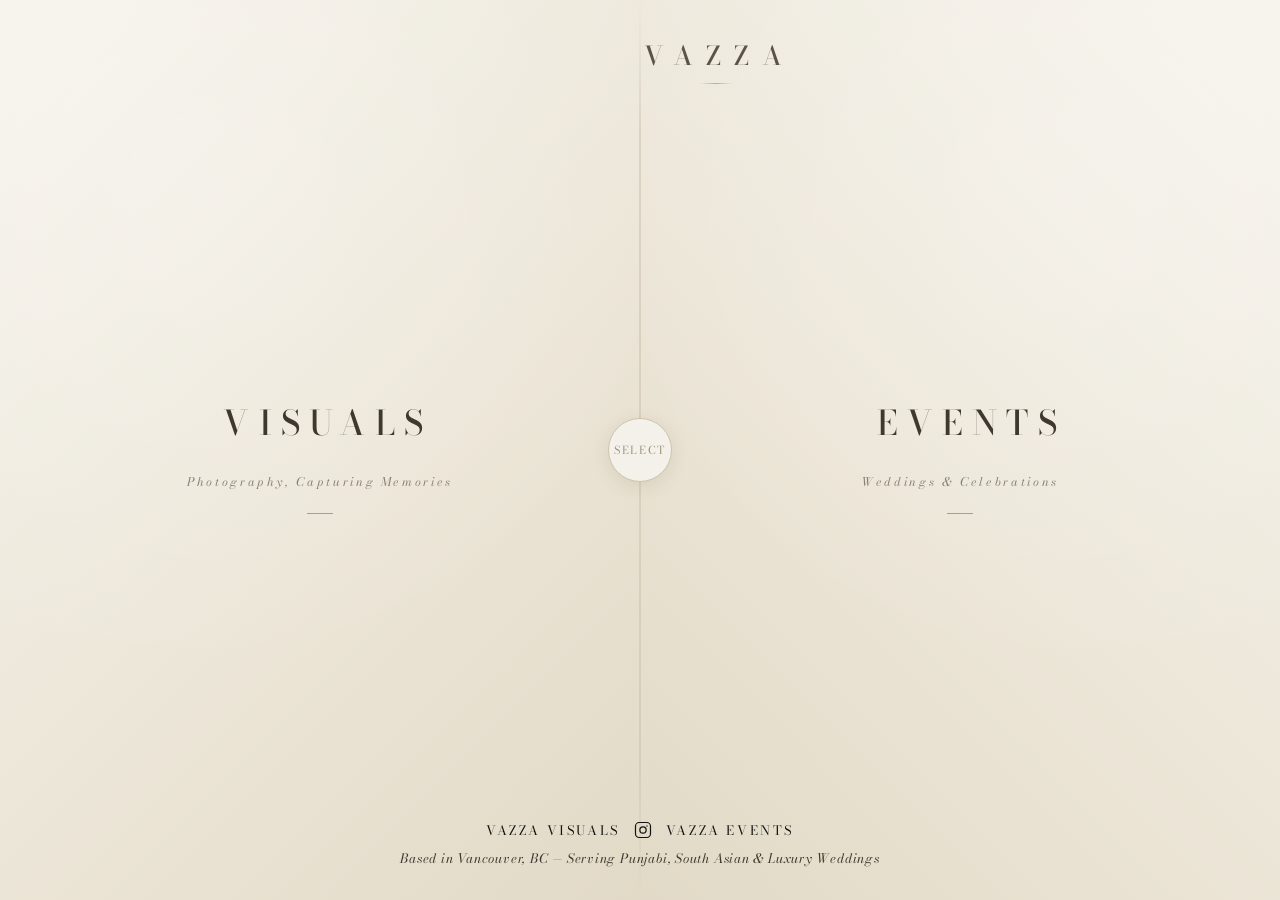
<file: index.html>
<!DOCTYPE html>
<html lang="en">
<head>
<meta charset="utf-8">
<meta name="viewport" content="width=device-width, initial-scale=1">
<title>Vazza — Visuals &amp; Events</title>
<link rel="icon" type="image/png" href="assets/images/favicon.png">
<link rel="stylesheet" href="assets/css/style.css">
<style>
  .landing {
    height: 100vh;
    min-height: 480px;
    flex-direction: row;
  }
  .landing-brand {
    position: absolute;
    top: 36px;
    left: 50%;
    transform: translateX(-50%);
    z-index: 5;
    text-align: center;
  }
  .landing-brand-mark {
    font-size: 26px;
    letter-spacing: 0.5em;
    color: var(--ink-soft);
    font-weight: 500;
    transform: translateX(4px);
  }
  .landing-brand-rule {
    margin-top: 8px;
    width: 34px;
    height: 1px;
    background: linear-gradient(90deg, transparent, var(--accent-line), transparent);
    margin-left: auto;
    margin-right: auto;
  }
  .landing-half {
    flex: 1 1 50%;
    width: 50%;
    max-width: 50%;
    position: relative;
    display: flex;
    align-items: center;
    justify-content: center;
    text-decoration: none;
    cursor: pointer;
    overflow: hidden;
    box-sizing: border-box;
    transition: filter .5s ease, background .5s ease;
  }
  .landing-half:hover { filter: brightness(1.03); }
  #half-visuals { background: linear-gradient(135deg, #f6f3ec 0%, #ece6d8 55%, #e2dac7 100%); }
  #half-visuals:hover { background: #ffffff; }
  #half-events { background: linear-gradient(225deg, #f6f3ec 0%, #ece6d8 55%, #e2dac7 100%); }
  #half-events:hover { background: #ffffff; }
  .landing-logo-bg {
    position: absolute;
    inset: 0;
    background-size: 92%;
    background-position: center 30%;
    background-repeat: no-repeat;
    opacity: 0;
    transition: opacity .6s ease;
    pointer-events: none;
    filter: grayscale(1) contrast(1.1);
  }
  .landing-half:hover .landing-logo-bg { opacity: 0.16; }
  #half-visuals .landing-logo-bg { background-image: url('assets/images/vazza-visuals-figurines.png'); }
  #half-events .landing-logo-bg { background-image: url('assets/images/vazza-events-figurines.png'); }
  .landing-overlay {
    position: absolute;
    inset: 0;
    opacity: 0.5;
    transition: opacity .5s ease;
    pointer-events: none;
  }
  .landing-half:hover .landing-overlay { opacity: 1; }
  #half-visuals .landing-overlay { background: radial-gradient(circle at 30% 20%, rgba(255,255,255,0.5), transparent 60%); }
  #half-events .landing-overlay { background: radial-gradient(circle at 70% 20%, rgba(255,255,255,0.5), transparent 60%); }
  .landing-content {
    position: relative;
    z-index: 2;
    display: flex;
    flex-direction: column;
    align-items: center;
    gap: 22px;
    animation: fadeUp 1s ease both .15s;
    opacity: 0;
  }
  #half-events .landing-content { animation-delay: .3s; }
  .landing-label-wrap { text-align: center; }
  .landing-label {
    display: inline-block;
    max-width: 90%;
    box-sizing: border-box;
    font-size: 34px;
    letter-spacing: 0.28em;
    color: var(--ink);
    font-weight: 500;
    padding: 10px 22px;
    border-radius: 2px;
    cursor: pointer;
    border: 1px solid transparent;
    transition: border-color .4s ease, font-size .35s ease, letter-spacing .35s ease;
  }
  .landing-label:hover {
    font-size: 20px;
    letter-spacing: 0.18em;
    border-color: var(--accent-line);
  }
  .landing-label .label-hover { display: none; }
  .landing-label:hover .label-default { display: none; }
  .landing-label:hover .label-hover { display: inline; }
  .landing-sub {
    margin-top: 12px;
    font-size: 12px;
    letter-spacing: 0.22em;
    color: var(--muted-2);
    font-style: italic;
  }
  .landing-line {
    width: 26px;
    height: 1px;
    background: var(--muted-3);
    transition: width .4s ease;
  }
  .landing-label:hover ~ .landing-line,
  .landing-label-wrap:hover + .landing-line {
    width: 46px;
  }
  .landing-divider {
    position: absolute;
    top: 0;
    left: 50%;
    transform: translateX(-50%);
    width: 1px;
    height: 100%;
    background: linear-gradient(180deg, transparent, var(--border) 15%, var(--border) 85%, transparent);
    z-index: 4;
  }
  .landing-select {
    position: absolute;
    top: 50%;
    left: 50%;
    transform: translate(-50%, -50%);
    z-index: 6;
    width: 64px;
    height: 64px;
    border-radius: 50%;
    background: var(--bg-ivory);
    border: 1px solid #cfc4ab;
    display: flex;
    align-items: center;
    justify-content: center;
    box-shadow: 0 4px 18px rgba(90,80,60,0.12);
    font-size: 11px;
    letter-spacing: 0.15em;
    color: #9b8f78;
  }
  .landing-footer-links {
    position: absolute;
    bottom: 60px;
    left: 50%;
    transform: translateX(-50%);
    z-index: 5;
    font-size: 13px;
    letter-spacing: 0.2em;
    color: var(--muted-3);
    display: flex;
    align-items: center;
    gap: 14px;
    white-space: nowrap;
  }
  .landing-footer-links a {
    color: #111111;
    text-decoration: none;
    transition: color .3s ease;
  }
  .landing-footer-links a:hover { color: var(--ink); text-decoration: underline; }
  .landing-footer-links a.ig-icon:hover { text-decoration: none; }
  .landing-footer-location {
    position: absolute;
    bottom: 32px;
    left: 50%;
    transform: translateX(-50%);
    z-index: 5;
    font-size: 13px;
    letter-spacing: 0.06em;
    color: var(--ink);
    font-style: italic;
    white-space: nowrap;
  }
  @media (max-width: 700px) {
    .landing { flex-direction: column !important; height: auto !important; min-height: 100vh !important; overflow: visible !important; align-items: stretch; }
    .landing-half { width: 100% !important; max-width: 100% !important; min-height: 300px !important; padding: 40px 20px !important; }
    .landing-divider { width: 100% !important; height: 1px !important; top: 50% !important; left: 0 !important; transform: translateY(-50%) !important; }
    .landing-brand { top: 18px !important; }
    .landing-footer-links { position: static !important; transform: none !important; margin: 22px auto 0 !important; padding: 0 16px !important; flex-wrap: wrap !important; justify-content: center !important; gap: 12px !important; font-size: 12px !important; }
    .landing-footer-location { position: static !important; transform: none !important; margin: 14px auto 28px !important; padding: 0 20px !important; text-align: center !important; white-space: normal !important; }
  }
</style>
</head>
<body>

<div class="page landing">

  <div class="landing-brand fade-in">
    <div class="landing-brand-mark">VAZZA</div>
    <div class="landing-brand-rule"></div>
  </div>

  <a href="visuals.html" class="landing-half" id="half-visuals">
    <div class="landing-logo-bg"></div>
    <div class="landing-overlay"></div>
    <div class="landing-content">
      <div class="landing-label-wrap">
        <div class="landing-label"><span class="label-default">VISUALS</span><span class="label-hover">ENTER VAZZA VISUALS</span></div>
        <div class="landing-sub">Photography, Capturing Memories</div>
      </div>
      <div class="landing-line"></div>
    </div>
  </a>

  <div class="landing-divider"></div>
  <div class="landing-select">SELECT</div>

  <a href="events.html" class="landing-half" id="half-events">
    <div class="landing-logo-bg"></div>
    <div class="landing-overlay"></div>
    <div class="landing-content">
      <div class="landing-label-wrap">
        <div class="landing-label"><span class="label-default">EVENTS</span><span class="label-hover">ENTER VAZZA EVENTS</span></div>
        <div class="landing-sub">Weddings &amp; Celebrations</div>
      </div>
      <div class="landing-line"></div>
    </div>
  </a>

  <div class="landing-footer-links">
    <a href="https://www.instagram.com/vazzavisuals/" target="_blank" rel="noopener">VAZZA VISUALS</a>
    <a href="https://instagram.com/vazza" target="_blank" rel="noopener" class="ig-icon" style="display:flex; align-items:center; justify-content:center;">
      <svg width="18" height="18" viewBox="0 0 24 24" fill="none" stroke="currentColor" stroke-width="1.6">
        <rect x="2" y="2" width="20" height="20" rx="5"></rect>
        <circle cx="12" cy="12" r="4.2"></circle>
        <circle cx="17.3" cy="6.7" r="0.9" fill="currentColor" stroke="none"></circle>
      </svg>
    </a>
    <a href="https://www.instagram.com/vazzaevents/" target="_blank" rel="noopener">VAZZA EVENTS</a>
  </div>
  <div class="landing-footer-location">
    Based in Vancouver, BC — Serving Punjabi, South Asian &amp; Luxury Weddings
  </div>
</div>

</body>
</html>
</file>
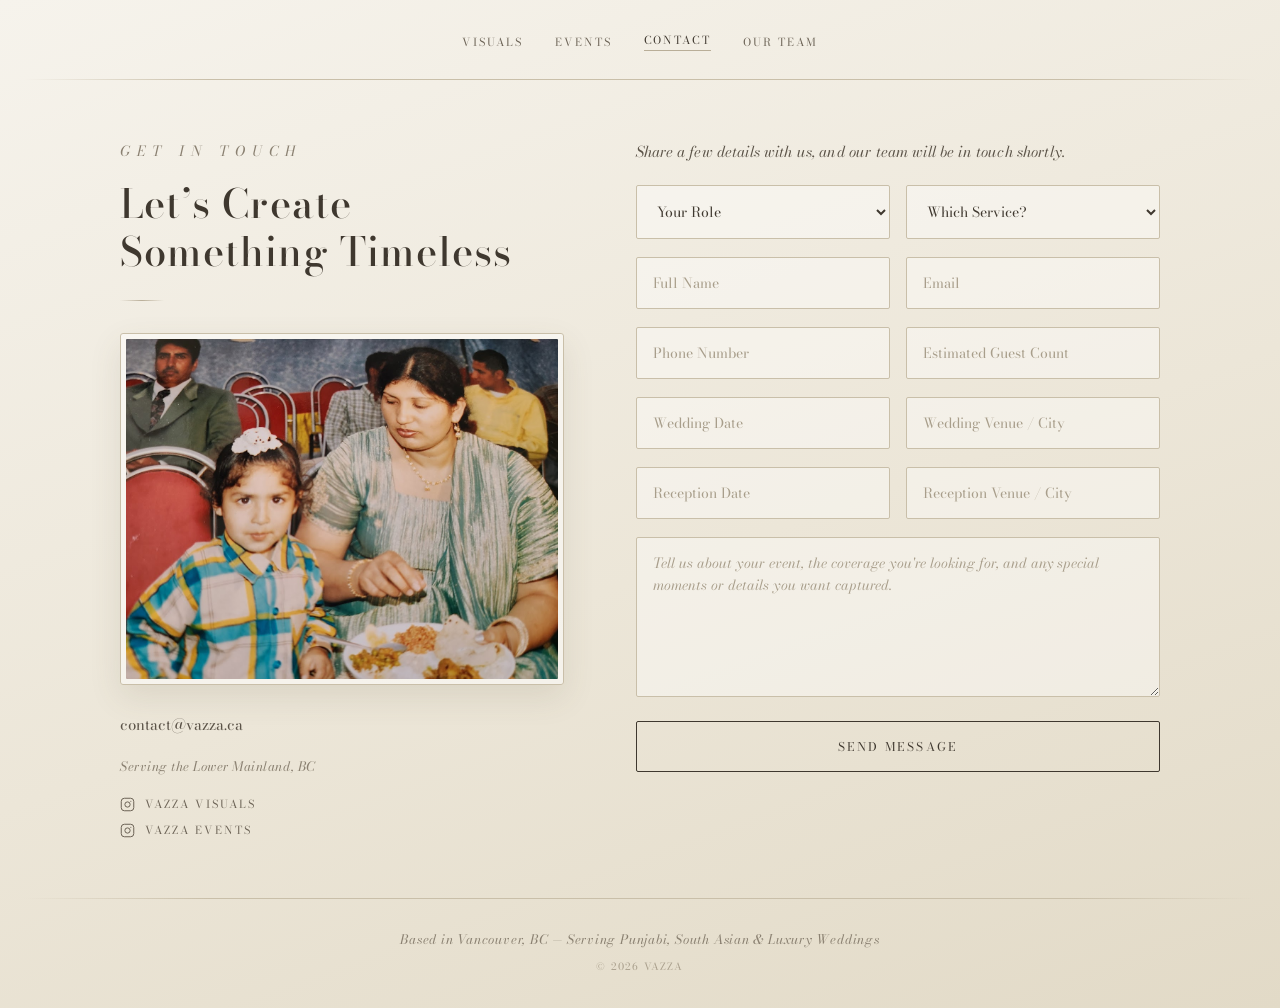
<file: contact.html>
<!DOCTYPE html>
<html lang="en">
<head>
<meta charset="utf-8">
<meta name="viewport" content="width=device-width, initial-scale=1">
<title>Contact Vazza</title>
<link rel="icon" type="image/png" href="assets/images/favicon.png">
<link rel="stylesheet" href="assets/css/style.css">
<style>
  .contact-pad { flex: 1; display: flex; align-items: center; justify-content: center; padding: 60px 24px; }
  .contact-wrap { width: 100%; max-width: 1040px; display: flex; gap: 72px; flex-wrap: wrap; }
  .contact-col { flex: 1 1 300px; min-width: 280px; }
  .contact-col.form-col { flex: 1 1 380px; min-width: 300px; }
  .contact-lead { font-size: 14px; letter-spacing: 0.5em; color: var(--muted-2); font-style: italic; margin-bottom: 18px; }
  .contact-title { font-size: 40px; letter-spacing: 0.03em; color: var(--ink); font-weight: 500; line-height: 1.2; margin-bottom: 24px; }
  .contact-photo-frame {
    padding: 5px;
    background: rgba(255,255,255,0.5);
    border: 1px solid var(--border);
    border-radius: 3px;
    box-shadow: 0 12px 32px rgba(90,80,60,0.12);
    margin-bottom: 28px;
    width: 100%;
    max-width: 500px;
  }
  .contact-photo-frame img {
    width: 100%;
    height: 340px;
    display: block;
    object-fit: cover;
    border-radius: 1px;
  }
  .contact-info { display: flex; flex-direction: column; gap: 20px; font-size: 15px; color: var(--ink-soft); }
  .contact-info a { color: var(--ink-soft); text-decoration: none; transition: color .3s ease; }
  .contact-info a:hover { color: var(--ink); }
  .contact-serving { font-style: italic; color: var(--muted-2); font-size: 13px; letter-spacing: 0.04em; }
  .contact-ig { margin-top: 20px; display: flex; flex-direction: column; gap: 10px; }
  .contact-ig a {
    display: flex; align-items: center; gap: 10px; font-size: 11px; letter-spacing: 0.18em;
    color: var(--muted); text-decoration: none; transition: color .3s ease;
  }
  .contact-ig a:hover { color: var(--ink); }
  .contact-intro { font-size: 15px; color: var(--ink-soft); font-style: italic; letter-spacing: 0.01em; margin-bottom: 22px; }
  form { display: flex; flex-direction: column; gap: 18px; }
  .field-row { display: flex; gap: 16px; flex-wrap: wrap; }
  .field {
    flex: 1 1 160px;
    min-width: 0;
    padding: 14px 16px;
    font-family: var(--font);
    font-size: 14px;
    color: var(--ink);
    background: rgba(255,255,255,0.4);
    border: 1px solid var(--border);
    border-radius: 2px;
    outline: none;
    box-sizing: border-box;
  }
  textarea.field { resize: vertical; font-style: italic; }
  .submit-btn {
    margin-top: 6px;
    padding: 15px 30px;
    font-size: 12px;
    letter-spacing: 0.2em;
    color: var(--ink);
    background: transparent;
    border: 1px solid var(--ink);
    border-radius: 2px;
    cursor: pointer;
    font-family: var(--font);
    transition: background .3s ease, color .3s ease;
  }
  .submit-btn:hover { background: var(--ink); color: var(--bg-ivory); }
  .thank-you {
    border: 1px solid var(--border);
    padding: 48px 32px;
    text-align: center;
    border-radius: 2px;
  }
  .thank-you .ty-title { font-size: 22px; color: var(--ink); margin-bottom: 12px; }
  .thank-you .ty-copy { font-size: 14px; color: var(--muted); font-style: italic; line-height: 1.7; }
  .hidden { display: none !important; }
  @media (max-width: 700px) {
    .contact-title { font-size: 30px !important; }
    .contact-col, .contact-col.form-col { min-width: 0 !important; flex-basis: 100% !important; }
    .contact-pad { padding: 40px 16px !important; }
  }
</style>
</head>
<body>

<div class="page">
  <nav class="nav">
    <div class="nav-links">
      <a href="visuals.html">VISUALS</a>
      <a href="events.html">EVENTS</a>
      <a href="contact.html" class="current">CONTACT</a>
      <a href="team.html">OUR TEAM</a>
    </div>
  </nav>
  <div class="divider-top"></div>

  <div class="contact-pad">
    <div class="contact-wrap fade-in">

      <div class="contact-col">
        <div class="contact-lead">GET IN TOUCH</div>
        <div class="contact-title">Let&rsquo;s Create<br>Something Timeless</div>
        <div class="accent-rule" style="margin:0 0 32px;"></div>

        <div class="contact-photo-frame">
          <img src="assets/images/contact-photo.jpg" alt="Vazza Visuals contact photo">
        </div>

        <div class="contact-info">
          <a href="mailto:contact@vazza.ca">contact@vazza.ca</a>
          <div class="contact-serving">Serving the Lower Mainland, BC</div>
        </div>

        <div class="contact-ig">
          <a href="https://www.instagram.com/vazzavisuals/" target="_blank" rel="noopener">
            <svg width="15" height="15" viewBox="0 0 24 24" fill="none" stroke="currentColor" stroke-width="1.6"><rect x="2" y="2" width="20" height="20" rx="5"></rect><circle cx="12" cy="12" r="4.2"></circle><circle cx="17.3" cy="6.7" r="0.9" fill="currentColor" stroke="none"></circle></svg>
            VAZZA VISUALS
          </a>
          <a href="https://www.instagram.com/vazzaevents/" target="_blank" rel="noopener">
            <svg width="15" height="15" viewBox="0 0 24 24" fill="none" stroke="currentColor" stroke-width="1.6"><rect x="2" y="2" width="20" height="20" rx="5"></rect><circle cx="12" cy="12" r="4.2"></circle><circle cx="17.3" cy="6.7" r="0.9" fill="currentColor" stroke="none"></circle></svg>
            VAZZA EVENTS
          </a>
        </div>
      </div>

      <div class="contact-col form-col">
        <div id="thank-you" class="thank-you hidden">
          <div class="ty-title">Thank You</div>
          <div class="ty-copy">Your message has been received. We&rsquo;ll be in touch shortly.</div>
        </div>

        <div id="contact-form-wrap">
          <div class="contact-intro">Share a few details with us, and our team will be in touch shortly.</div>
          <form id="contact-form">
            <div class="field-row">
              <select name="role" required class="field">
                <option value="" hidden selected>Your Role</option>
                <option value="bride">Bride</option>
                <option value="groom">Groom</option>
                <option value="planner">Planner</option>
                <option value="other">Other</option>
              </select>
              <select name="service" required class="field">
                <option value="" hidden selected>Which Service?</option>
                <option value="visuals">Vazza Visuals</option>
                <option value="events">Vazza Events</option>
                <option value="both">Both</option>
              </select>
            </div>
            <div class="field-row">
              <input name="name" type="text" placeholder="Full Name" required class="field">
              <input name="email" type="email" placeholder="Email" required class="field">
            </div>
            <div class="field-row">
              <input id="phone-input" name="phone" type="tel" placeholder="Phone Number" class="field">
              <input name="guestCount" type="number" min="0" placeholder="Estimated Guest Count" class="field">
            </div>
            <div class="field-row">
              <input name="weddingDate" type="text" placeholder="Wedding Date" onfocus="this.type='date'" onblur="if(!this.value)this.type='text'" class="field">
              <input name="weddingVenue" type="text" placeholder="Wedding Venue / City" class="field">
            </div>
            <div class="field-row">
              <input name="receptionDate" type="text" placeholder="Reception Date" onfocus="this.type='date'" onblur="if(!this.value)this.type='text'" class="field">
              <input name="receptionVenue" type="text" placeholder="Reception Venue / City" class="field">
            </div>
            <textarea name="message" placeholder="Tell us about your event, the coverage you're looking for, and any special moments or details you want captured." rows="5" required class="field"></textarea>
            <button type="submit" class="submit-btn">SEND MESSAGE</button>
          </form>
        </div>
      </div>

    </div>
  </div>

  <div class="divider-bottom"></div>
  <div class="site-footer">
    Based in Vancouver, BC — Serving Punjabi, South Asian &amp; Luxury Weddings
    <div class="copyright">&copy; 2026 VAZZA</div>
  </div>
</div>

<script>
  var phoneInput = document.getElementById('phone-input');
  phoneInput.addEventListener('input', function () {
    var digits = phoneInput.value.replace(/\D/g, '').slice(0, 10);
    var formatted = digits;
    if (digits.length > 6) formatted = digits.slice(0,3) + '-' + digits.slice(3,6) + '-' + digits.slice(6);
    else if (digits.length > 3) formatted = digits.slice(0,3) + '-' + digits.slice(3);
    phoneInput.value = formatted;
  });

  document.getElementById('contact-form').addEventListener('submit', function (e) {
    e.preventDefault();
    document.getElementById('contact-form-wrap').classList.add('hidden');
    document.getElementById('thank-you').classList.remove('hidden');
  });
</script>

</body>
</html>
</file>
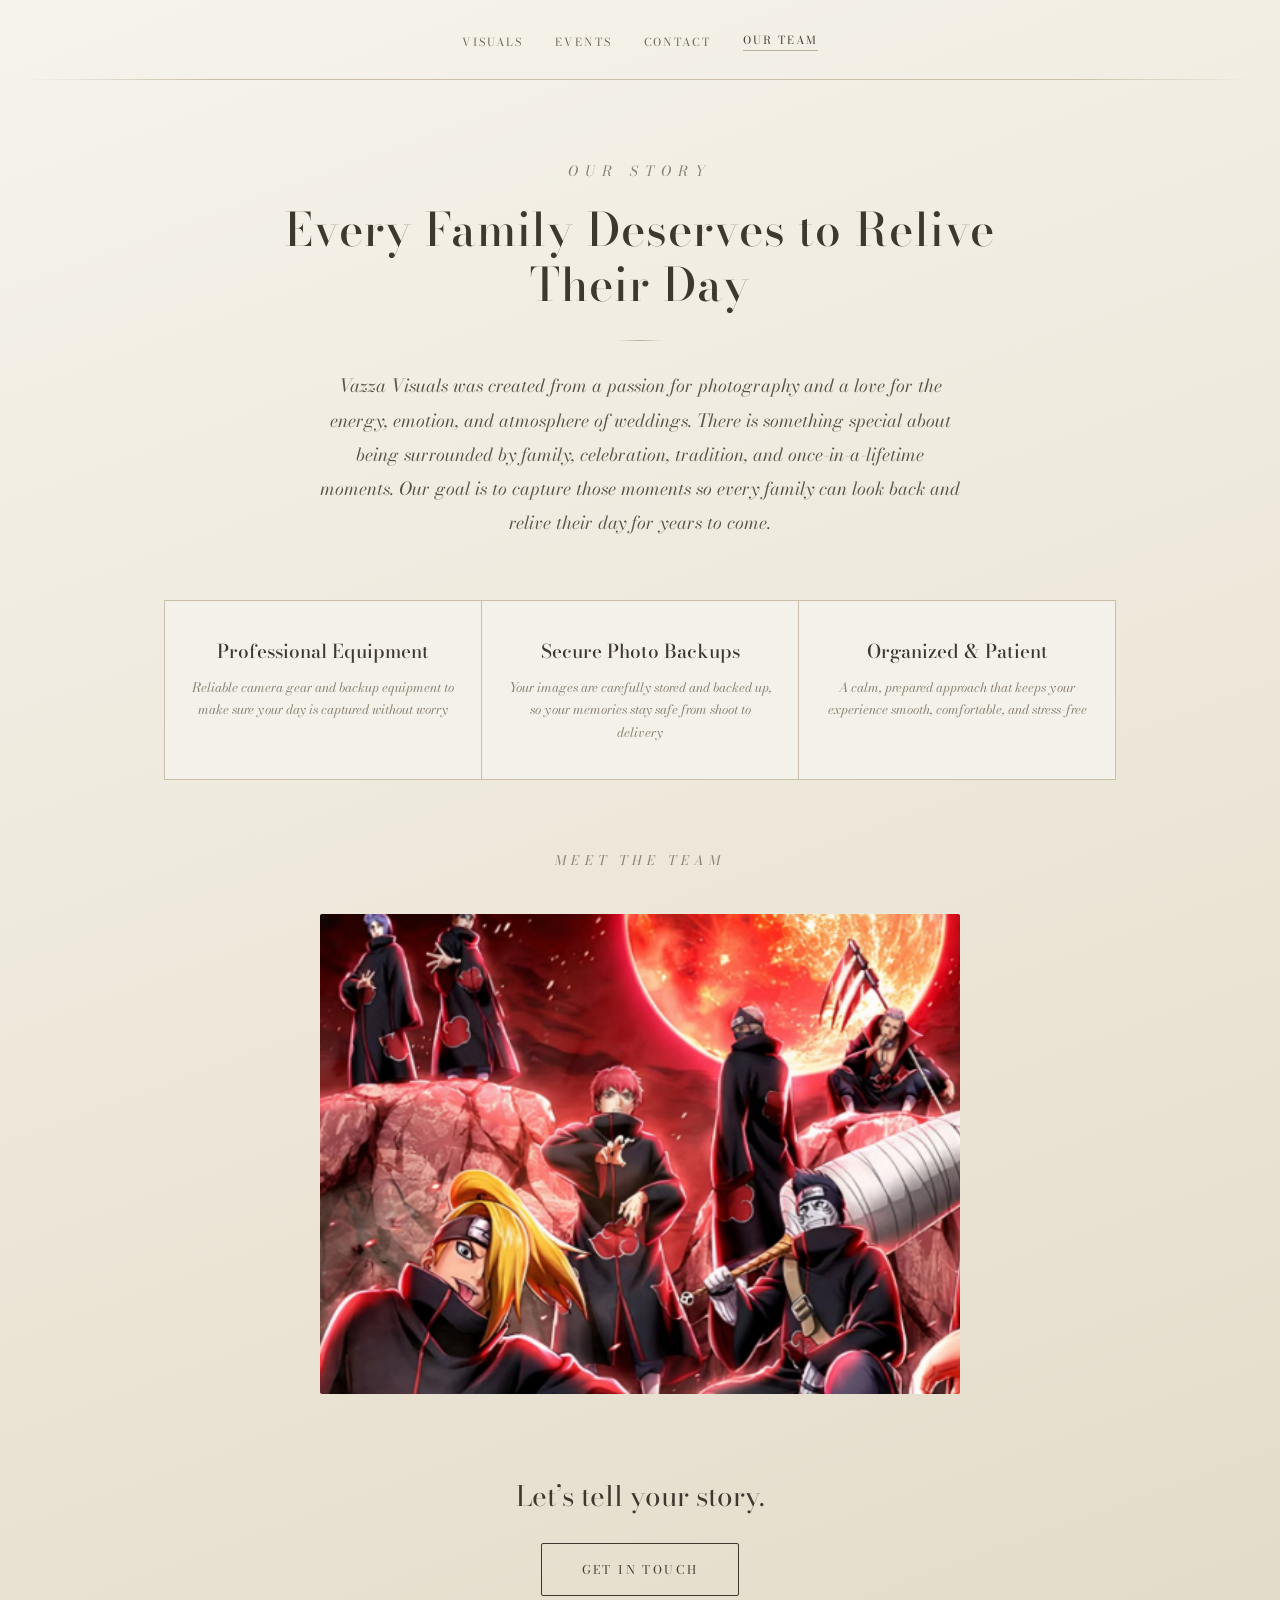
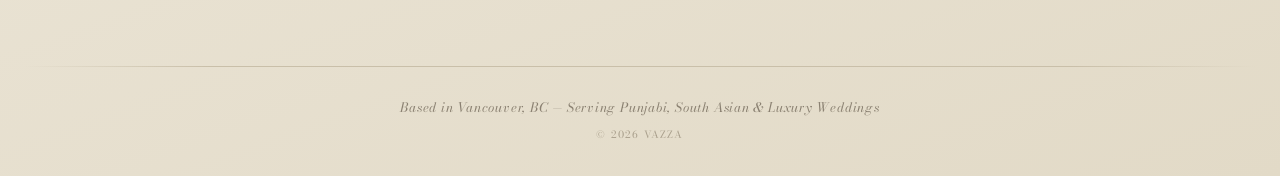
<file: team.html>
<!DOCTYPE html>
<html lang="en">
<head>
<meta charset="utf-8">
<meta name="viewport" content="width=device-width, initial-scale=1">
<title>Our Team — Vazza</title>
<link rel="icon" type="image/png" href="assets/images/favicon.png">
<link rel="stylesheet" href="assets/css/style.css">
<style>
  .hero-pad { padding: 80px 24px 60px; text-align: center; }
  .team-lead { font-size: 14px; letter-spacing: 0.5em; color: var(--muted-2); font-style: italic; margin-bottom: 20px; }
  .team-title { font-size: 46px; letter-spacing: 0.02em; color: var(--ink); font-weight: 500; line-height: 1.2; max-width: 760px; margin: 0 auto; }
  .team-copy { font-size: 18px; line-height: 1.9; color: var(--ink-soft); font-style: italic; max-width: 640px; margin: 0 auto; }

  .section-wrap { padding: 0 24px 70px; max-width: 1000px; margin: 0 auto; width: 100%; }

  .values-grid {
    display: grid;
    grid-template-columns: repeat(3, minmax(200px, 1fr));
    gap: 1px;
    background: var(--border);
    border: 1px solid var(--border);
  }
  .value-card { background: var(--bg-ivory); padding: 36px 24px; text-align: center; }
  .value-card h3 { font-size: 19px; color: var(--ink); margin: 0 0 10px; font-weight: 500; }
  .value-card p { font-size: 13px; color: var(--muted-2); font-style: italic; line-height: 1.7; margin: 0; }

  .team-photo-wrap { display: flex; justify-content: center; padding: 0 24px 80px; }
  .team-photo-inner { text-align: center; max-width: 640px; width: 100%; }
  .team-photo-inner img { width: 100%; height: 480px; object-fit: cover; border-radius: 2px; display: block; }

  .cta-block { text-align: center; padding: 0 24px 70px; }
  .cta-block .cta-title { font-size: 28px; color: var(--ink); margin-bottom: 26px; }

  @media (max-width: 650px) {
    .team-title { font-size: 30px !important; }
    .values-grid { grid-template-columns: 1fr !important; }
  }
</style>
</head>
<body>

<div class="page">
  <nav class="nav">
    <div class="nav-links">
      <a href="visuals.html">VISUALS</a>
      <a href="events.html">EVENTS</a>
      <a href="contact.html">CONTACT</a>
      <a href="team.html" class="current">OUR TEAM</a>
    </div>
  </nav>
  <div class="divider-top"></div>

  <div class="hero-pad fade-in">
    <div class="team-lead">OUR STORY</div>
    <div class="team-title">Every Family Deserves to Relive Their Day</div>
    <div class="accent-rule"></div>
    <p class="team-copy">
      Vazza Visuals was created from a passion for photography and a love for the energy, emotion, and atmosphere of weddings. There is something special about being surrounded by family, celebration, tradition, and once-in-a-lifetime moments. Our goal is to capture those moments so every family can look back and relive their day for years to come.
    </p>
  </div>

  <div class="section-wrap">
    <div class="values-grid">
      <div class="value-card">
        <h3>Professional Equipment</h3>
        <p>Reliable camera gear and backup equipment to make sure your day is captured without worry</p>
      </div>
      <div class="value-card">
        <h3>Secure Photo Backups</h3>
        <p>Your images are carefully stored and backed up, so your memories stay safe from shoot to delivery</p>
      </div>
      <div class="value-card">
        <h3>Organized &amp; Patient</h3>
        <p>A calm, prepared approach that keeps your experience smooth, comfortable, and stress-free</p>
      </div>
    </div>
  </div>

  <div style="text-align:center; margin-bottom:44px;"><div class="section-label">MEET THE TEAM</div></div>
  <div class="team-photo-wrap">
    <div class="team-photo-inner">
      <img src="assets/images/team.png" alt="The Vazza team" style="object-position:0% 50%;">
    </div>
  </div>

  <div class="cta-block">
    <div class="cta-title">Let&rsquo;s tell your story.</div>
    <a href="contact.html" class="btn-outline">GET IN TOUCH</a>
  </div>

  <div class="divider-bottom"></div>
  <div class="site-footer">
    Based in Vancouver, BC — Serving Punjabi, South Asian &amp; Luxury Weddings
    <div class="copyright">&copy; 2026 VAZZA</div>
  </div>
</div>

</body>
</html>
</file>
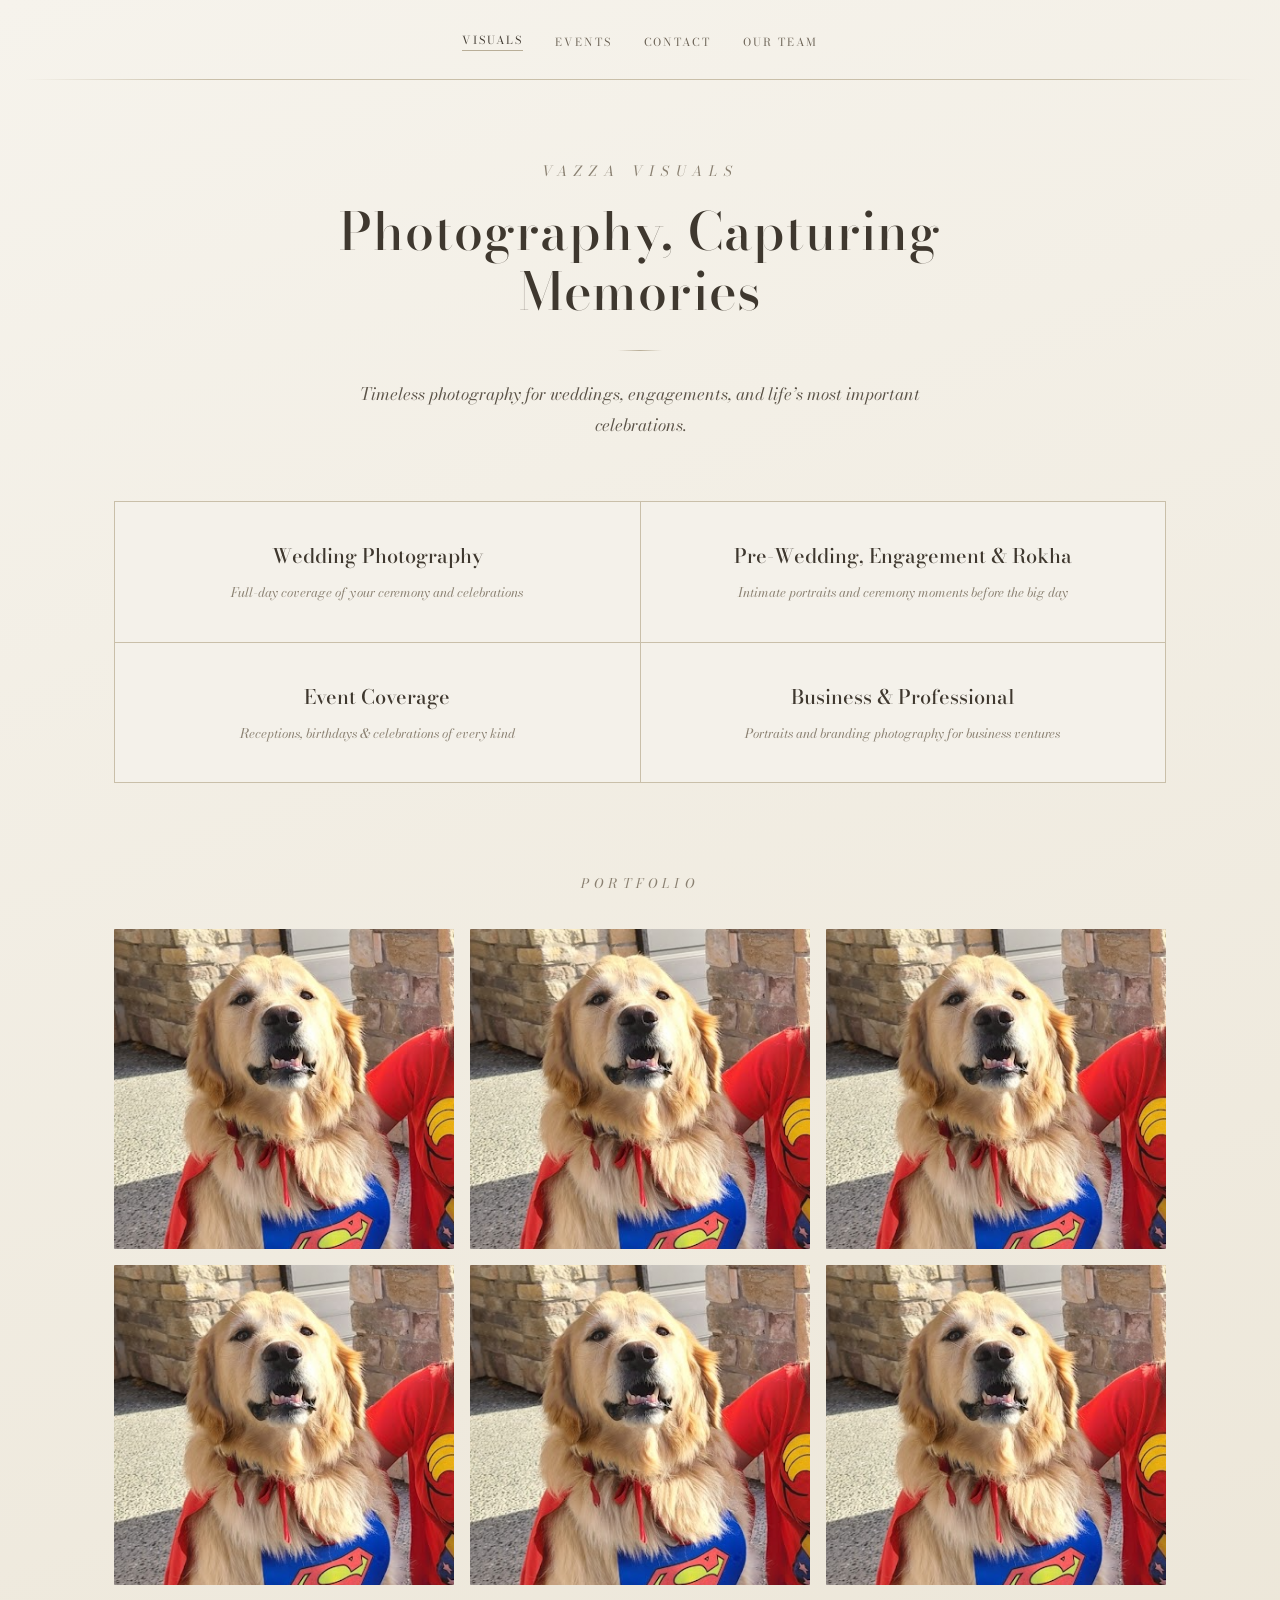
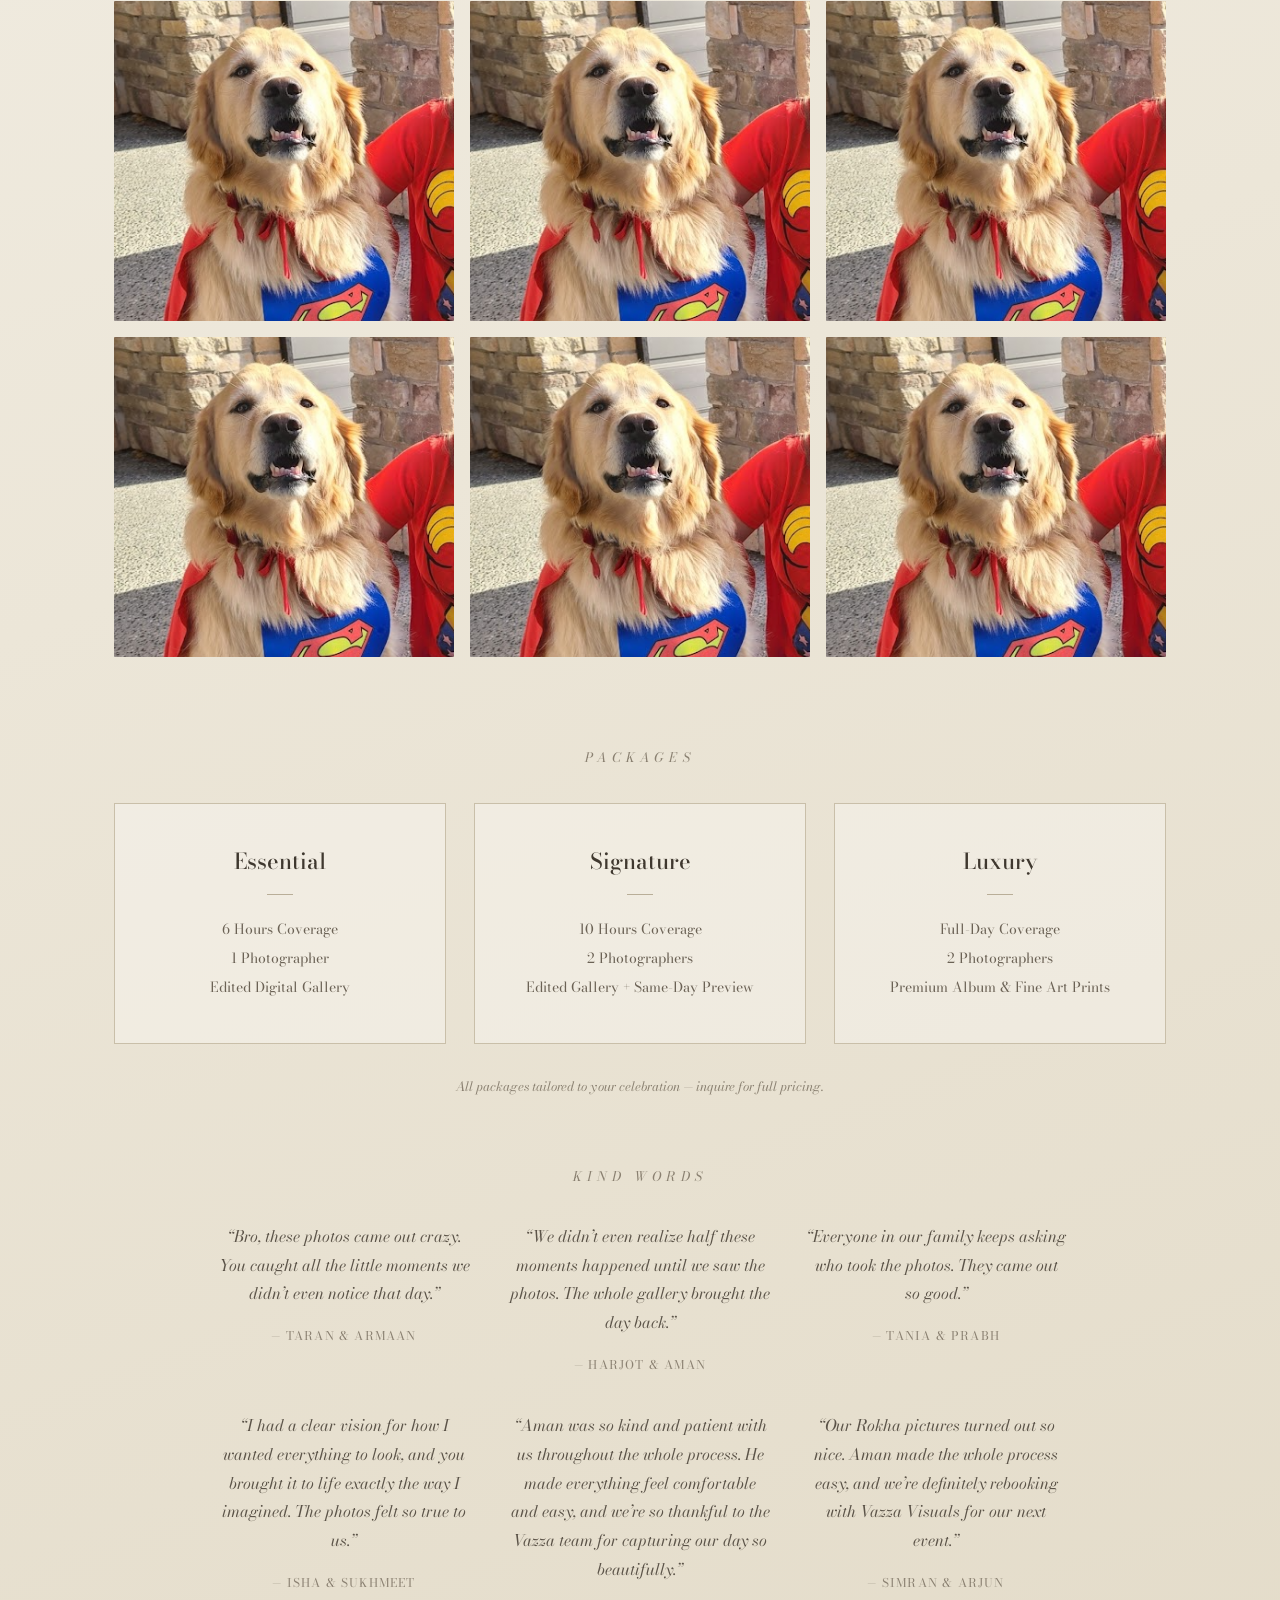
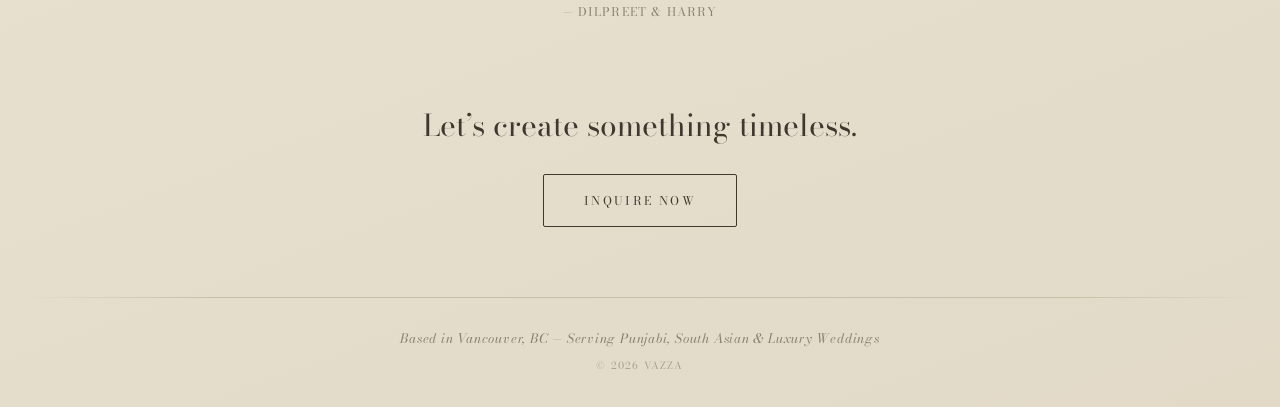
<file: visuals.html>
<!DOCTYPE html>
<html lang="en">
<head>
<meta charset="utf-8">
<meta name="viewport" content="width=device-width, initial-scale=1">
<title>Vazza Visuals</title>
<link rel="icon" type="image/png" href="assets/images/favicon.png">
<link rel="stylesheet" href="assets/css/style.css">
<style>
  .hero-pad { padding: 80px 24px 60px; text-align: center; }
  .visuals-lead { font-size: 14px; letter-spacing: 0.5em; color: var(--muted-2); font-style: italic; margin-bottom: 20px; }
  .visuals-title { font-size: 52px; letter-spacing: 0.02em; color: var(--ink); font-weight: 500; line-height: 1.15; max-width: 780px; margin: 0 auto; }
  .visuals-copy { font-size: 17px; line-height: 1.85; color: var(--ink-soft); font-style: italic; max-width: 560px; margin: 0 auto; }

  .section-wrap { padding: 20px 24px 70px; max-width: 1100px; margin: 0 auto; width: 100%; }
  .section-wrap.tight { padding-top: 0; }

  .services-grid {
    display: grid;
    grid-template-columns: repeat(2, minmax(220px, 1fr));
    gap: 1px;
    background: var(--border);
    border: 1px solid var(--border);
  }
  .service-card { background: var(--bg-ivory); padding: 38px 28px; text-align: center; }
  .service-card h3 { font-size: 20px; color: var(--ink); margin: 0 0 10px; font-weight: 500; }
  .service-card p { font-size: 13px; color: var(--muted-2); font-style: italic; line-height: 1.7; margin: 0; }

  .gallery-grid { display: grid; grid-template-columns: repeat(3, 1fr); gap: 16px; }
  .gallery-grid img { width: 100%; height: 320px; object-fit: cover; display: block; border-radius: 1px; }
  .gallery-extra { display: block; }
  .load-more-wrap { text-align: center; margin-top: 28px; display: none; }

  .packages-grid { display: grid; grid-template-columns: repeat(auto-fit, minmax(260px, 1fr)); gap: 28px; }
  .package-card {
    border: 1px solid var(--border);
    padding: 40px 32px;
    text-align: center;
    background: rgba(255,255,255,0.3);
    transition: border-color .3s ease, background .3s ease;
  }
  .package-card:hover { border-color: var(--ink); background: rgba(255,255,255,0.5); }
  .package-card h3 { font-size: 22px; color: var(--ink); margin: 0 0 16px; font-weight: 500; }
  .package-rule { width: 26px; height: 1px; background: var(--accent-line); margin: 0 auto 20px; }
  .package-card .details { font-size: 14px; color: var(--muted); line-height: 2.1; }
  .package-note { text-align: center; margin-top: 32px; font-size: 13px; color: var(--muted-2); font-style: italic; }

  .testimonials-wrap { padding: 0 24px 80px; max-width: 900px; margin: 0 auto; width: 100%; text-align: center; }
  .testimonials-grid { display: grid; grid-template-columns: repeat(auto-fit, minmax(260px, 1fr)); gap: 36px; }
  .testimonial blockquote { font-size: 16px; color: var(--ink-soft); font-style: italic; line-height: 1.8; margin: 0 0 14px; }
  .testimonial cite { font-size: 12px; letter-spacing: 0.1em; color: var(--muted-2); font-style: normal; }

  .testimonials-mobile { display: none; min-height: 170px; }
  .t-slide { display: none; opacity: 0; transition: opacity .35s ease; }
  .t-slide.active { display: block; opacity: 1; }
  .t-dots { display: flex; align-items: center; justify-content: center; gap: 8px; margin-top: 26px; }
  .t-dot { width: 7px; height: 7px; border-radius: 50%; background: var(--border); cursor: pointer; transition: background .3s ease; border: none; padding: 0; }
  .t-dot.active { background: var(--ink); }

  .cta-block { text-align: center; padding: 0 24px 70px; }
  .cta-block .cta-title { font-size: 30px; color: var(--ink); margin-bottom: 26px; }

  @media (max-width: 700px) {
    .visuals-title { font-size: 32px !important; }
    .hero-pad { padding: 50px 20px 40px !important; }
    .services-grid { grid-template-columns: 1fr !important; }
    .gallery-grid { grid-template-columns: repeat(2, 1fr) !important; }
    .gallery-extra:not(.show) { display: none !important; }
    .load-more-wrap { display: block !important; }
    .testimonials-grid { display: none !important; }
    .testimonials-mobile { display: block !important; }
  }
  @media (max-width: 420px) {
    .gallery-grid { grid-template-columns: 1fr !important; }
  }
</style>
</head>
<body>

<div class="page">
  <nav class="nav">
    <div class="nav-links">
      <a href="visuals.html" class="current">VISUALS</a>
      <a href="events.html">EVENTS</a>
      <a href="contact.html">CONTACT</a>
      <a href="team.html">OUR TEAM</a>
    </div>
  </nav>
  <div class="divider-top"></div>

  <div class="hero-pad fade-in">
    <div class="visuals-lead">VAZZA VISUALS</div>
    <div class="visuals-title">Photography, Capturing Memories</div>
    <div class="accent-rule"></div>
    <p class="visuals-copy">Timeless photography for weddings, engagements, and life&rsquo;s most important celebrations.</p>
  </div>

  <div class="section-wrap tight">
    <div class="services-grid">
      <div class="service-card">
        <h3>Wedding Photography</h3>
        <p>Full-day coverage of your ceremony and celebrations</p>
      </div>
      <div class="service-card">
        <h3>Pre-Wedding, Engagement &amp; Rokha</h3>
        <p>Intimate portraits and ceremony moments before the big day</p>
      </div>
      <div class="service-card">
        <h3>Event Coverage</h3>
        <p>Receptions, birthdays &amp; celebrations of every kind</p>
      </div>
      <div class="service-card">
        <h3>Business &amp; Professional</h3>
        <p>Portraits and branding photography for business ventures</p>
      </div>
    </div>
  </div>

  <div class="section-wrap">
    <div style="text-align:center; margin-bottom:36px;"><div class="section-label">PORTFOLIO</div></div>
    <div class="gallery-grid" id="gallery">
      <img src="assets/images/placeholder.png" alt="Vazza Visuals portfolio photo" style="object-position:50% 0%;">
      <img src="assets/images/placeholder.png" alt="Vazza Visuals portfolio photo" style="object-position:50% 0%;">
      <img src="assets/images/placeholder.png" alt="Vazza Visuals portfolio photo" style="object-position:50% 0%;">
      <img src="assets/images/placeholder.png" alt="Vazza Visuals portfolio photo" style="object-position:50% 0%;">
      <img class="gallery-extra" src="assets/images/placeholder.png" alt="Vazza Visuals portfolio photo" style="object-position:50% 0%;">
      <img class="gallery-extra" src="assets/images/placeholder.png" alt="Vazza Visuals portfolio photo" style="object-position:50% 0%;">
      <img class="gallery-extra" src="assets/images/placeholder.png" alt="Vazza Visuals portfolio photo" style="object-position:50% 0%;">
      <img class="gallery-extra" src="assets/images/placeholder.png" alt="Vazza Visuals portfolio photo" style="object-position:50% 0%;">
      <img class="gallery-extra" src="assets/images/placeholder.png" alt="Vazza Visuals portfolio photo" style="object-position:50% 0%;">
      <img class="gallery-extra" src="assets/images/placeholder.png" alt="Vazza Visuals portfolio photo" style="object-position:50% 0%;">
      <img class="gallery-extra" src="assets/images/placeholder.png" alt="Vazza Visuals portfolio photo" style="object-position:50% 0%;">
      <img class="gallery-extra" src="assets/images/placeholder.png" alt="Vazza Visuals portfolio photo" style="object-position:50% 0%;">
    </div>
    <div class="load-more-wrap">
      <button id="load-more-btn" class="btn-outline">LOAD MORE</button>
    </div>
  </div>

  <div class="section-wrap">
    <div style="text-align:center; margin-bottom:36px;"><div class="section-label">PACKAGES</div></div>
    <div class="packages-grid">
      <div class="package-card">
        <h3>Essential</h3>
        <div class="package-rule"></div>
        <div class="details">6 Hours Coverage<br>1 Photographer<br>Edited Digital Gallery</div>
      </div>
      <div class="package-card">
        <h3>Signature</h3>
        <div class="package-rule"></div>
        <div class="details">10 Hours Coverage<br>2 Photographers<br>Edited Gallery + Same-Day Preview</div>
      </div>
      <div class="package-card">
        <h3>Luxury</h3>
        <div class="package-rule"></div>
        <div class="details">Full-Day Coverage<br>2 Photographers<br>Premium Album &amp; Fine Art Prints</div>
      </div>
    </div>
    <div class="package-note">All packages tailored to your celebration &mdash; inquire for full pricing.</div>
  </div>

  <div class="testimonials-wrap">
    <div class="section-label" style="margin-bottom:36px;">KIND WORDS</div>

    <div class="testimonials-grid">
      <div class="testimonial"><blockquote>&ldquo;Bro, these photos came out crazy. You caught all the little moments we didn&rsquo;t even notice that day.&rdquo;</blockquote><cite>&mdash; TARAN &amp; ARMAAN</cite></div>
      <div class="testimonial"><blockquote>&ldquo;We didn&rsquo;t even realize half these moments happened until we saw the photos. The whole gallery brought the day back.&rdquo;</blockquote><cite>&mdash; HARJOT &amp; AMAN</cite></div>
      <div class="testimonial"><blockquote>&ldquo;Everyone in our family keeps asking who took the photos. They came out so good.&rdquo;</blockquote><cite>&mdash; TANIA &amp; PRABH</cite></div>
      <div class="testimonial"><blockquote>&ldquo;I had a clear vision for how I wanted everything to look, and you brought it to life exactly the way I imagined. The photos felt so true to us.&rdquo;</blockquote><cite>&mdash; ISHA &amp; SUKHMEET</cite></div>
      <div class="testimonial"><blockquote>&ldquo;Aman was so kind and patient with us throughout the whole process. He made everything feel comfortable and easy, and we&rsquo;re so thankful to the Vazza team for capturing our day so beautifully.&rdquo;</blockquote><cite>&mdash; DILPREET &amp; HARRY</cite></div>
      <div class="testimonial"><blockquote>&ldquo;Our Rokha pictures turned out so nice. Aman made the whole process easy, and we&rsquo;re definitely rebooking with Vazza Visuals for our next event.&rdquo;</blockquote><cite>&mdash; SIMRAN &amp; ARJUN</cite></div>
    </div>

    <div class="testimonials-mobile" id="t-mobile">
      <div class="t-slide active"><blockquote style="font-size:17px; color:var(--ink-soft); font-style:italic; line-height:1.8; margin:0 0 16px; min-height:110px;">&ldquo;Bro, these photos came out crazy. You caught all the little moments we didn&rsquo;t even notice that day.&rdquo;</blockquote><cite style="font-size:12px; letter-spacing:0.1em; color:var(--muted-2); font-style:normal;">&mdash; TARAN &amp; ARMAAN</cite></div>
      <div class="t-slide"><blockquote style="font-size:17px; color:var(--ink-soft); font-style:italic; line-height:1.8; margin:0 0 16px; min-height:110px;">&ldquo;We didn&rsquo;t even realize half these moments happened until we saw the photos. The whole gallery brought the day back.&rdquo;</blockquote><cite style="font-size:12px; letter-spacing:0.1em; color:var(--muted-2); font-style:normal;">&mdash; HARJOT &amp; AMAN</cite></div>
      <div class="t-slide"><blockquote style="font-size:17px; color:var(--ink-soft); font-style:italic; line-height:1.8; margin:0 0 16px; min-height:110px;">&ldquo;Everyone in our family keeps asking who took the photos. They came out so good.&rdquo;</blockquote><cite style="font-size:12px; letter-spacing:0.1em; color:var(--muted-2); font-style:normal;">&mdash; TANIA &amp; PRABH</cite></div>
      <div class="t-slide"><blockquote style="font-size:17px; color:var(--ink-soft); font-style:italic; line-height:1.8; margin:0 0 16px; min-height:110px;">&ldquo;I had a clear vision for how I wanted everything to look, and you brought it to life exactly the way I imagined. The photos felt so true to us.&rdquo;</blockquote><cite style="font-size:12px; letter-spacing:0.1em; color:var(--muted-2); font-style:normal;">&mdash; ISHA &amp; SUKHMEET</cite></div>
      <div class="t-slide"><blockquote style="font-size:17px; color:var(--ink-soft); font-style:italic; line-height:1.8; margin:0 0 16px; min-height:110px;">&ldquo;Aman was so kind and patient with us throughout the whole process. He made everything feel comfortable and easy, and we&rsquo;re so thankful to the Vazza team for capturing our day so beautifully.&rdquo;</blockquote><cite style="font-size:12px; letter-spacing:0.1em; color:var(--muted-2); font-style:normal;">&mdash; DILPREET &amp; HARRY</cite></div>
      <div class="t-slide"><blockquote style="font-size:17px; color:var(--ink-soft); font-style:italic; line-height:1.8; margin:0 0 16px; min-height:110px;">&ldquo;Our Rokha pictures turned out so nice. Aman made the whole process easy, and we&rsquo;re definitely rebooking with Vazza Visuals for our next event.&rdquo;</blockquote><cite style="font-size:12px; letter-spacing:0.1em; color:var(--muted-2); font-style:normal;">&mdash; SIMRAN &amp; ARJUN</cite></div>
      <div class="t-dots" id="t-dots"></div>
    </div>
  </div>

  <div class="cta-block">
    <div class="cta-title">Let&rsquo;s create something timeless.</div>
    <a href="contact.html" class="btn-outline">INQUIRE NOW</a>
  </div>

  <div class="divider-bottom"></div>
  <div class="site-footer">
    Based in Vancouver, BC — Serving Punjabi, South Asian &amp; Luxury Weddings
    <div class="copyright">&copy; 2026 VAZZA</div>
  </div>
</div>

<script>
  document.getElementById('load-more-btn').addEventListener('click', function () {
    var extras = document.querySelectorAll('.gallery-extra');
    var expanded = extras[0].classList.contains('show');
    extras.forEach(function (el) { el.classList.toggle('show', !expanded); });
    this.textContent = expanded ? 'LOAD MORE' : 'SHOW LESS';
  });

  (function () {
    var slides = document.querySelectorAll('#t-mobile .t-slide');
    var dotsWrap = document.getElementById('t-dots');
    var active = 0;
    slides.forEach(function (_, i) {
      var dot = document.createElement('button');
      dot.className = 't-dot' + (i === 0 ? ' active' : '');
      dot.setAttribute('aria-label', 'Testimonial ' + (i + 1));
      dot.addEventListener('click', function () { goTo(i); });
      dotsWrap.appendChild(dot);
    });
    var dots = dotsWrap.querySelectorAll('.t-dot');
    var timer;
    function goTo(i) {
      slides[active].classList.remove('active');
      dots[active].classList.remove('active');
      active = i;
      slides[active].classList.add('active');
      dots[active].classList.add('active');
    }
    function next() { goTo((active + 1) % slides.length); }
    function startTimer() { timer = setInterval(next, 4500); }
    function resetTimer() { clearInterval(timer); startTimer(); }
    dots.forEach(function (d) { d.addEventListener('click', resetTimer); });
    startTimer();
  })();
</script>

</body>
</html>
</file>
<file: assets/css/style.css>
@import url('https://fonts.googleapis.com/css2?family=Bodoni+Moda:ital,wght@0,400;0,500;0,600;1,400&display=swap');

:root {
  --ink: #3f382f;
  --ink-soft: #5b5348;
  --muted: #6b6255;
  --muted-2: #8a8071;
  --muted-3: #a89e8b;
  --border: #c9bfa9;
  --accent-line: #b9ae98;
  --bg-ivory: #f4f1ea;
  --font: 'Bodoni Moda', 'Times New Roman', serif;
}

* { box-sizing: border-box; }

html, body {
  margin: 0;
  padding: 0;
  background: var(--bg-ivory);
  font-family: var(--font);
}

::placeholder { color: var(--muted-3); opacity: 1; font-family: var(--font); }

@keyframes fadeUp {
  from { opacity: 0; transform: translateY(14px); }
  to { opacity: 1; transform: translateY(0); }
}

.fade-in { animation: fadeUp 1s ease both; }

.page {
  position: relative;
  width: 100%;
  min-height: 100vh;
  display: flex;
  flex-direction: column;
  background: linear-gradient(160deg, #f6f3ec 0%, #ece6d8 55%, #e2dac7 100%);
  overflow: hidden;
}

/* Nav */
.nav {
  position: relative;
  z-index: 5;
  display: flex;
  align-items: center;
  justify-content: center;
  padding: 34px 24px 0;
  flex-wrap: wrap;
}
.nav-links {
  display: flex;
  align-items: center;
  gap: 32px;
  font-size: 11px;
  letter-spacing: 0.18em;
  color: var(--muted);
}
.nav-links a {
  color: var(--muted);
  text-decoration: none;
  border-bottom: 1px solid transparent;
  padding-bottom: 2px;
  display: inline-block;
  transition: color .25s ease, border-color .25s ease, transform .25s ease;
}
.nav-links a:hover,
.nav-links a.current {
  color: var(--ink);
  border-bottom-color: var(--accent-line);
  transform: translateY(-2px);
}
@media (max-width: 700px) {
  .nav-links { gap: 18px; }
}

.divider-top {
  height: 1px;
  background: linear-gradient(90deg, transparent, var(--border) 15%, var(--border) 85%, transparent);
  margin: 26px 24px 0;
}
.divider-bottom {
  height: 1px;
  background: linear-gradient(90deg, transparent, var(--border) 15%, var(--border) 85%, transparent);
  margin: 0 24px 30px;
}

/* Footer */
.site-footer {
  position: relative;
  z-index: 5;
  text-align: center;
  padding: 0 24px 34px;
  font-size: 13px;
  letter-spacing: 0.06em;
  color: var(--muted-2);
  font-style: italic;
}
.site-footer .copyright {
  margin-top: 10px;
  font-size: 10px;
  letter-spacing: 0.12em;
  color: var(--muted-3);
  font-style: normal;
}

/* Buttons */
.btn-outline {
  display: inline-block;
  font-size: 12px;
  letter-spacing: 0.2em;
  color: var(--ink);
  background: transparent;
  border: 1px solid var(--ink);
  padding: 16px 40px;
  border-radius: 2px;
  text-decoration: none;
  cursor: pointer;
  font-family: var(--font);
  transition: background .3s ease, color .3s ease;
}
.btn-outline:hover { background: var(--ink); color: var(--bg-ivory); }

.btn-outline-soft {
  font-size: 12px;
  letter-spacing: 0.2em;
  color: var(--ink);
  text-decoration: none;
  border: 1px solid var(--border);
  padding: 14px 30px;
  border-radius: 2px;
  background: transparent;
  transition: background .3s ease;
}
.btn-outline-soft:hover { background: #ffffff; }

.ig-link {
  display: flex;
  align-items: center;
  gap: 8px;
  font-size: 12px;
  letter-spacing: 0.2em;
  color: var(--muted);
  text-decoration: none;
  transition: color .3s ease;
}
.ig-link:hover { color: var(--ink); }

.hero-title { font-size: 46px; letter-spacing: 0.02em; color: var(--ink); font-weight: 500; line-height: 1.2; }

.section-label {
  font-size: 13px;
  letter-spacing: 0.4em;
  color: var(--muted-2);
  font-style: italic;
}

.accent-rule {
  width: 44px;
  height: 1px;
  background: linear-gradient(90deg, transparent, var(--accent-line), transparent);
  margin: 28px auto;
}
</file>
